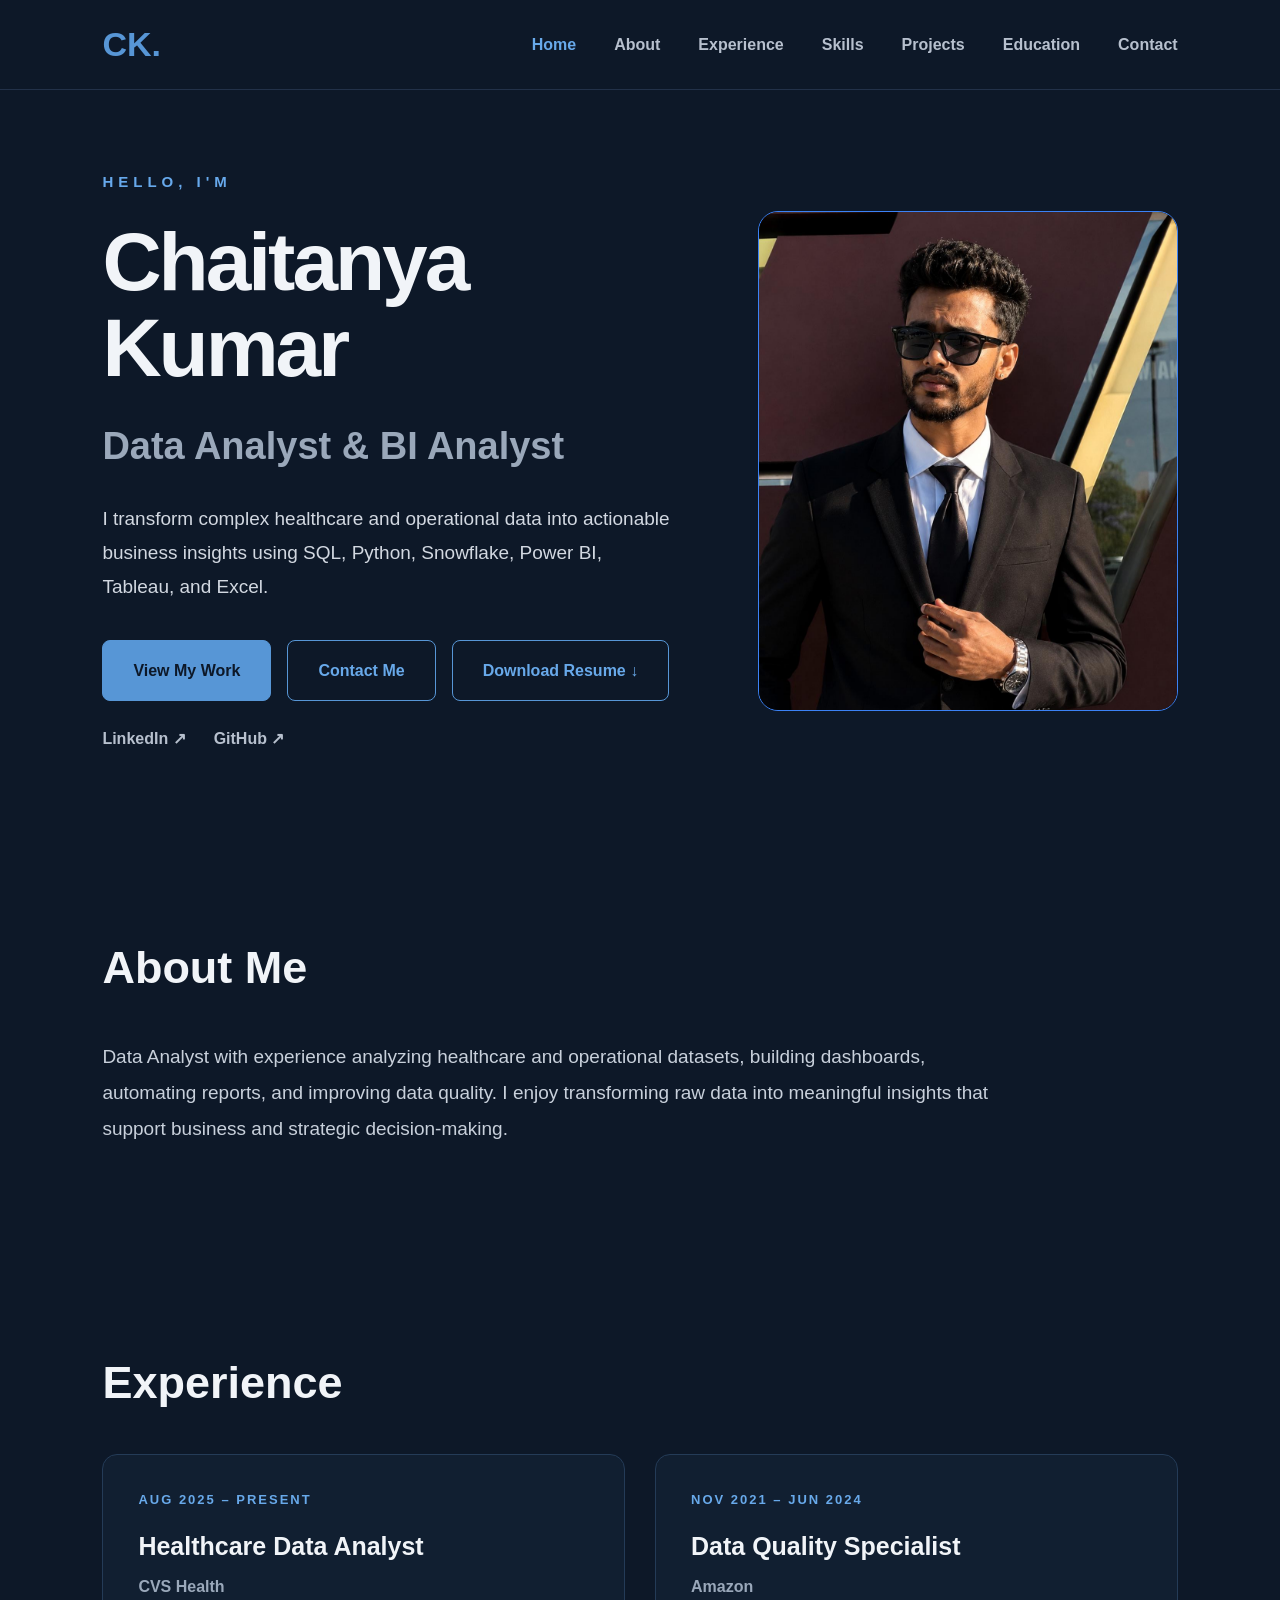
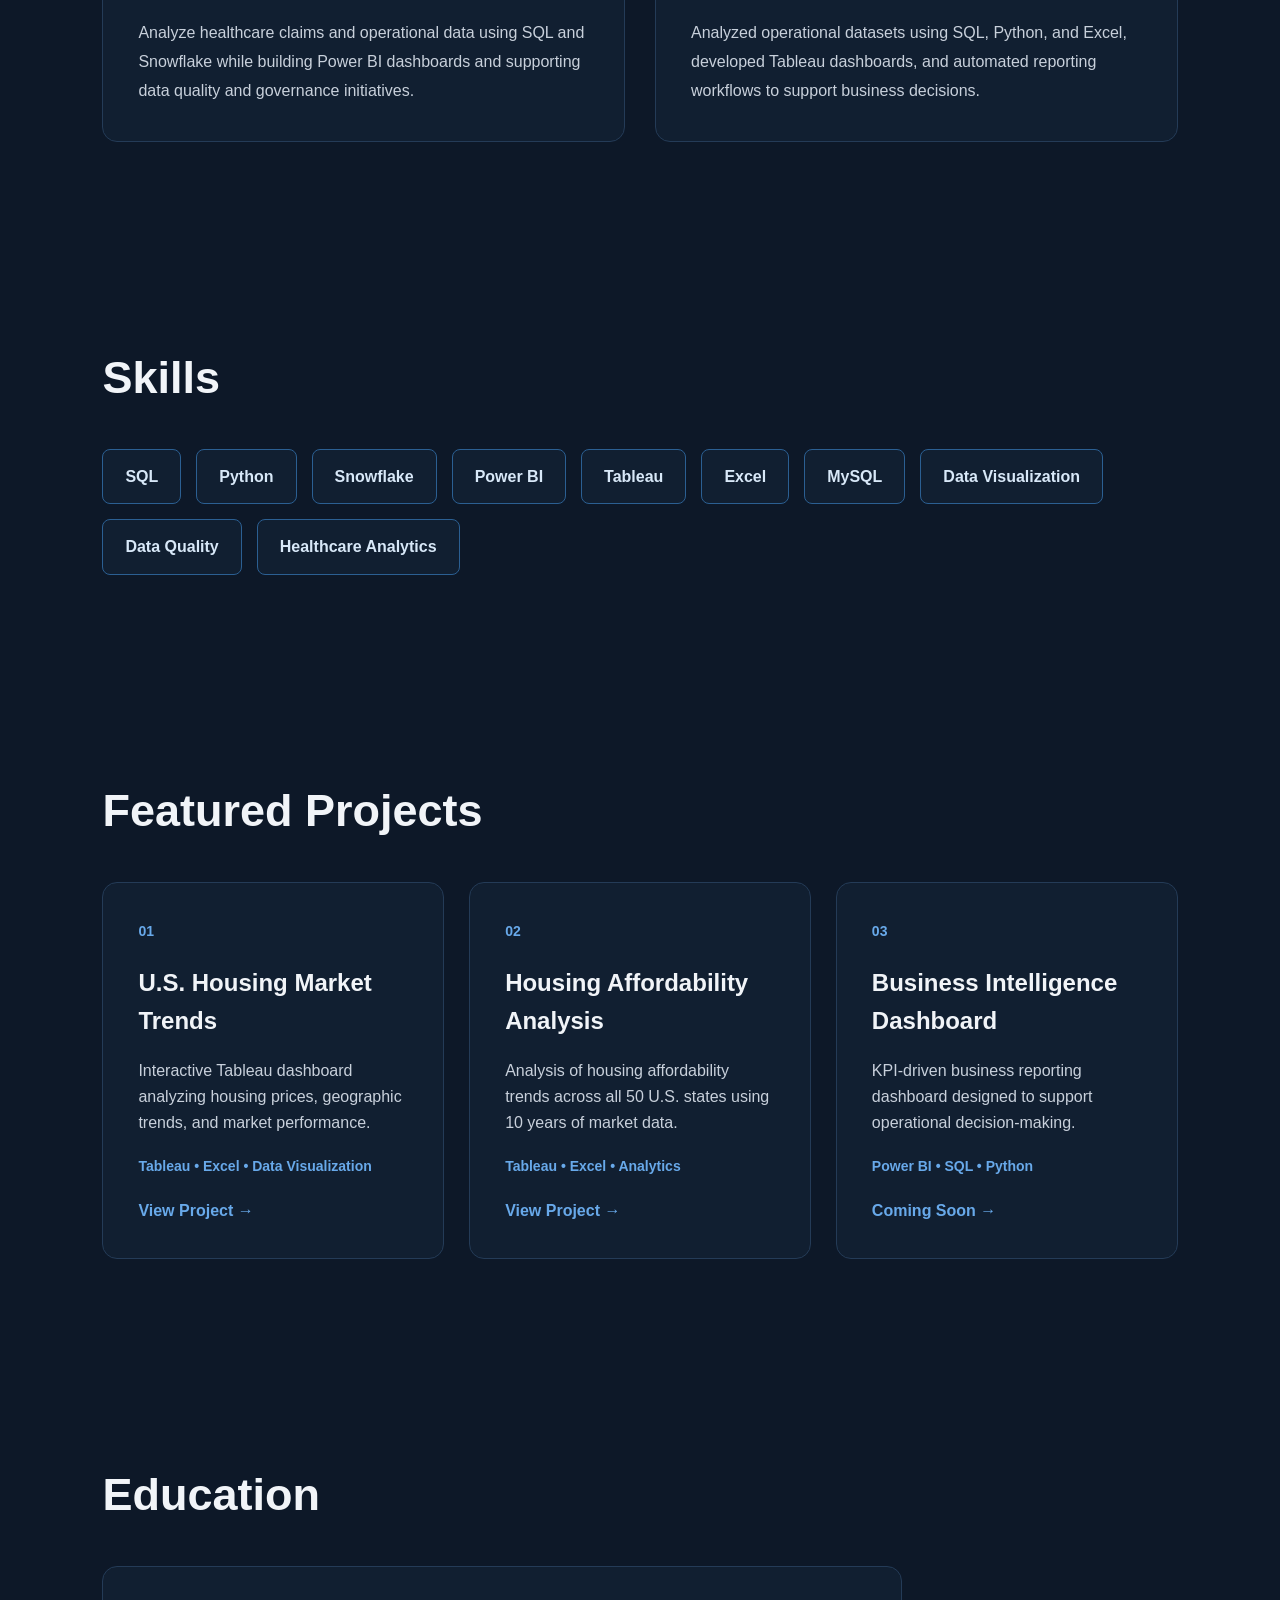
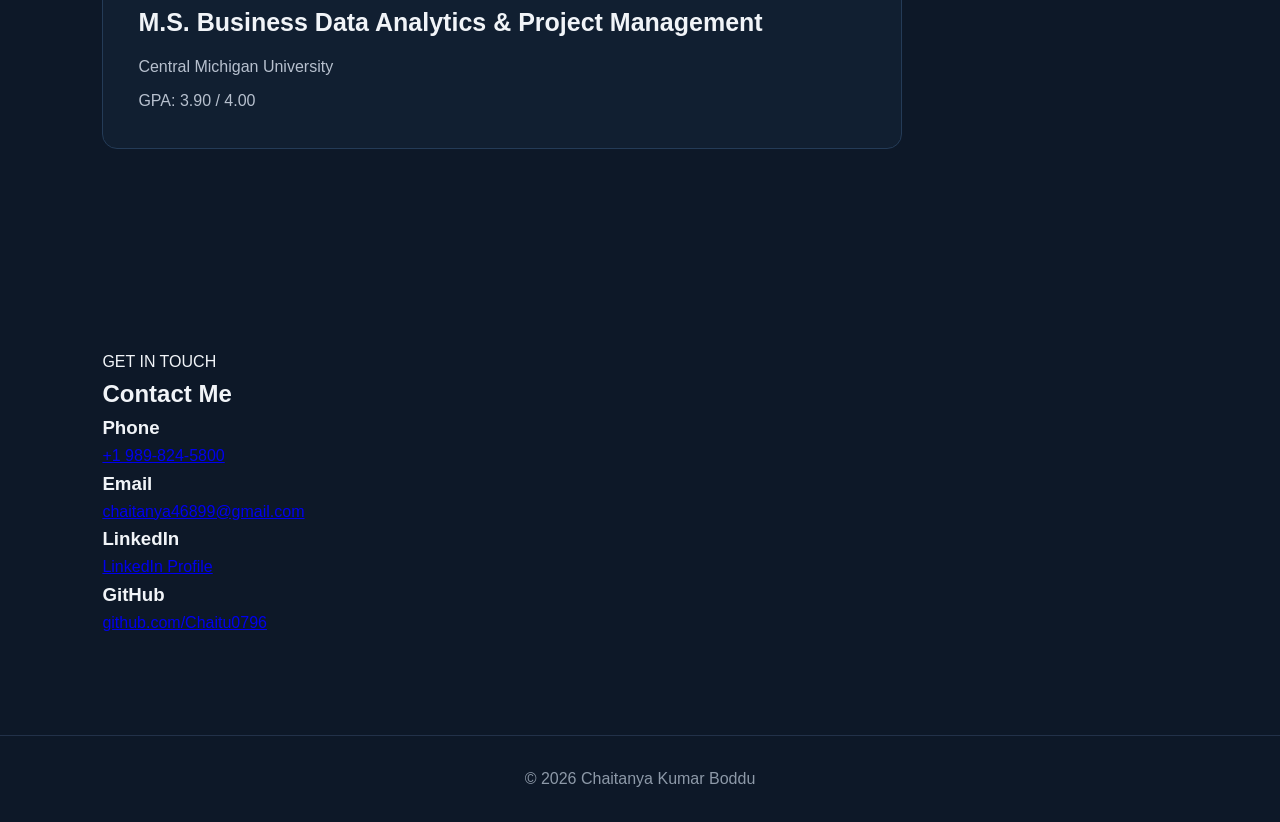
<file: index.html>
<!DOCTYPE html>
<html lang="en">
<head>
    <meta charset="UTF-8">
    <meta name="viewport" content="width=device-width, initial-scale=1.0">

    <title>Chaitanya Kumar Boddu | Data Analyst</title>

    <meta name="description"
        content="Chaitanya Kumar Boddu - Data Analyst and Business Intelligence Analyst Portfolio">

    <link rel="stylesheet" href="style.css">
</head>

<body>

    <!-- Navigation -->
    <header class="navbar">

        <div class="logo">
            CK<span>.</span>
        </div>

        <nav>
            <a href="#home" class="active">Home</a>
            <a href="#about">About</a>
            <a href="#experience">Experience</a>
            <a href="#skills">Skills</a>
            <a href="#projects">Projects</a>
            <a href="#education">Education</a>
            <a href="#contact">Contact</a>
        </nav>

    </header>


    <!-- HERO -->
    <section id="home" class="hero">

        <div class="hero-left">

            <p class="intro">HELLO, I'M</p>

            <h1>
                Chaitanya<br>
                Kumar
            </h1>

            <h2>Data Analyst & BI Analyst</h2>

            <p class="hero-text">
                I transform complex healthcare and operational data into
                actionable business insights using SQL, Python, Snowflake,
                Power BI, Tableau, and Excel.
            </p>


            <div class="hero-buttons">

                <a href="#projects" class="btn primary">
                    View My Work
                </a>

                <a href="#contact" class="btn outline">
                    Contact Me
                </a>

                <a href="assets/resume/Chaitanya_Kumar_Boddu_Resume.pdf"
                   class="btn outline">
                    Download Resume ↓
                </a>

            </div>


            <div class="social-links">

                <a href="https://www.linkedin.com/"
                   target="_blank">
                    LinkedIn ↗
                </a>

                <a href="https://github.com/Chaitu0796"
                   target="_blank">
                    GitHub ↗
                </a>

            </div>

        </div>
       <!-- Profile Image -->
<div class="hero-right">
    <div class="image-container">
        <img src="image.jpeg" alt="Chaitanya Kumar">
    </div>
</div>
    </section>


    <!-- ABOUT -->
    <section id="about" class="section">

        <h2 class="section-heading">About Me</h2>

        <p class="section-text">
            Data Analyst with experience analyzing healthcare and operational
            datasets, building dashboards, automating reports, and improving
            data quality. I enjoy transforming raw data into meaningful insights
            that support business and strategic decision-making.
        </p>

    </section>


    <!-- EXPERIENCE -->
    <section id="experience" class="section">

        <h2 class="section-heading">Experience</h2>

        <div class="experience-grid">

            <div class="experience-card">

                <p class="date">AUG 2025 – PRESENT</p>

                <h3>Healthcare Data Analyst</h3>

                <h4>CVS Health</h4>

                <p>
                    Analyze healthcare claims and operational data using
                    SQL and Snowflake while building Power BI dashboards
                    and supporting data quality and governance initiatives.
                </p>

            </div>


            <div class="experience-card">

                <p class="date">NOV 2021 – JUN 2024</p>

                <h3>Data Quality Specialist</h3>

                <h4>Amazon</h4>

                <p>
                    Analyzed operational datasets using SQL, Python, and Excel,
                    developed Tableau dashboards, and automated reporting
                    workflows to support business decisions.
                </p>

            </div>

        </div>

    </section>


    <!-- SKILLS -->
    <section id="skills" class="section">

        <h2 class="section-heading">Skills</h2>

        <div class="skills-list">

            <div>SQL</div>
            <div>Python</div>
            <div>Snowflake</div>
            <div>Power BI</div>
            <div>Tableau</div>
            <div>Excel</div>
            <div>MySQL</div>
            <div>Data Visualization</div>
            <div>Data Quality</div>
            <div>Healthcare Analytics</div>

        </div>

    </section>


    <!-- PROJECTS -->
    <section id="projects" class="section">

        <h2 class="section-heading">Featured Projects</h2>

        <div class="projects-grid">

            <div class="project-card">

                <span class="project-number">01</span>

                <h3>U.S. Housing Market Trends</h3>

                <p>
                    Interactive Tableau dashboard analyzing housing prices,
                    geographic trends, and market performance.
                </p>

                <p class="tech">
                    Tableau • Excel • Data Visualization
                </p>

                <a href="#">
                    View Project →
                </a>

            </div>


            <div class="project-card">

                <span class="project-number">02</span>

                <h3>Housing Affordability Analysis</h3>

                <p>
                    Analysis of housing affordability trends across all
                    50 U.S. states using 10 years of market data.
                </p>

                <p class="tech">
                    Tableau • Excel • Analytics
                </p>

                <a href="#">
                    View Project →
                </a>

            </div>


            <div class="project-card">

                <span class="project-number">03</span>

                <h3>Business Intelligence Dashboard</h3>

                <p>
                    KPI-driven business reporting dashboard designed to
                    support operational decision-making.
                </p>

                <p class="tech">
                    Power BI • SQL • Python
                </p>

                <a href="#">
                    Coming Soon →
                </a>

            </div>

        </div>

    </section>


    <!-- EDUCATION -->
    <section id="education" class="section">

        <h2 class="section-heading">Education</h2>

        <div class="education-box">

            <h3>
                M.S. Business Data Analytics & Project Management
            </h3>

            <p>Central Michigan University</p>

            <p>GPA: 3.90 / 4.00</p>

        </div>

    </section>


    <!-- CONTACT -->
    <section id="contact" class="section">
    <div class="section-header">
        <p class="section-subtitle">GET IN TOUCH</p>
        <h2>Contact Me</h2>
    </div>

    <div class="contact-container">

        <!-- Phone -->
        <div class="contact-item">
            <h3>Phone</h3>
            <a href="tel:+1YOURNUMBER">
                +1 989-824-5800
            </a>
        </div>

        <!-- Email -->
        <div class="contact-item">
            <h3>Email</h3>
            <a href="mailto:chaitanya46899@gmail.com">
                chaitanya46899@gmail.com
            </a>
        </div>

        <!-- LinkedIn -->
        <div class="contact-item">
            <h3>LinkedIn</h3>
            <a href="YOUR_LINKEDIN_URL" target="_blank">
                LinkedIn Profile
            </a>
        </div>

        <!-- GitHub -->
        <div class="contact-item">
            <h3>GitHub</h3>
            <a href="https://github.com/Chaitu0796" target="_blank">
                github.com/Chaitu0796
            </a>
        </div>

    </div>
</section>
    </section>


    <footer>

        <p>
            © 2026 Chaitanya Kumar Boddu
        </p>

    </footer>

</body>
</html>
</file>
<file: style.css>
/* ===============================
   GLOBAL
================================ */

* {
    margin: 0;
    padding: 0;
    box-sizing: border-box;
}

html {
    scroll-behavior: smooth;
}

body {
    font-family: Arial, Helvetica, sans-serif;
    background-color: #0d1828;
    color: #f1f4f8;
    line-height: 1.6;
}


/* ===============================
   NAVIGATION
================================ */

.navbar {
    height: 90px;
    display: flex;
    align-items: center;
    justify-content: space-between;

    padding: 0 8%;

    border-bottom: 1px solid #223149;

    position: sticky;
    top: 0;

    background: #0d1828;

    z-index: 100;
}

.logo {
    font-size: 34px;
    font-weight: 800;
    color: #5796d6;
}

.logo span {
    color: #5796d6;
}

nav {
    display: flex;
    gap: 38px;
}

nav a {
    color: #b7c0ce;
    text-decoration: none;
    font-weight: 600;
    font-size: 16px;

    transition: 0.3s;
}

nav a:hover,
nav a.active {
    color: #68a9ea;
}


/* ===============================
   HERO SECTION
================================ */

.hero {
    min-height: 700px;

    display: grid;
    grid-template-columns: 1.3fr 0.7fr;

    align-items: center;

    padding: 80px 8%;

    gap: 80px;
}

.hero-left {
    max-width: 850px;
}

.intro {
    color: #67a9ec;

    font-size: 15px;
    font-weight: 800;

    letter-spacing: 5px;

    margin-bottom: 25px;
}

.hero h1 {
    font-size: 82px;
    line-height: 1.05;

    letter-spacing: -3px;

    margin-bottom: 25px;

    font-weight: 800;
}

.hero h2 {
    color: #9aa8ba;

    font-size: 38px;

    margin-bottom: 25px;

    font-weight: 700;
}

.hero-text {
    color: #d2d8e1;

    font-size: 19px;

    line-height: 1.8;

    max-width: 800px;

    margin-bottom: 35px;
}


/* ===============================
   BUTTONS
================================ */

.hero-buttons {
    display: flex;
    flex-wrap: wrap;

    gap: 16px;

    margin-bottom: 25px;
}

.btn {
    padding: 17px 30px;

    border-radius: 8px;

    text-decoration: none;

    font-weight: 700;

    font-size: 16px;

    transition: 0.3s;
}

.primary {
    background: #5796d6;

    color: #0d1828;

    border: 1px solid #5796d6;
}

.primary:hover {
    transform: translateY(-3px);

    opacity: 0.9;
}

.outline {
    color: #68a9ea;

    border: 1px solid #5796d6;
}

.outline:hover {
    background: #5796d6;

    color: #0d1828;
}


/* ===============================
   SOCIAL LINKS
================================ */

.social-links {
    display: flex;

    gap: 28px;
}

.social-links a {
    color: #b7c0ce;

    text-decoration: none;

    font-weight: 700;
}

.social-links a:hover {
    color: #68a9ea;
}


/* ===============================
   PROFILE IMAGE
================================ */
.hero-right {
    display: flex;
    justify-content: center;
    align-items: center;
}

.image-container {
    width: 420px;
    height: 500px;
    overflow: hidden;
    border-radius: 20px;
    border: 1px solid #3b82f6;
}

.image-container img {
    width: 100%;
    height: 100%;
    display: block;
    object-fit: cover;
}

/* ===============================
   GENERAL SECTIONS
================================ */

.section {
    padding: 100px 8%;

    max-width: 1500px;

    margin: auto;
}

.section-heading {
    font-size: 45px;

    margin-bottom: 35px;

    color: #f1f4f8;
}

.section-text {
    max-width: 900px;

    font-size: 19px;

    color: #c8d0db;

    line-height: 1.9;
}


/* ===============================
   EXPERIENCE
================================ */

.experience-grid {
    display: grid;

    grid-template-columns: repeat(2, 1fr);

    gap: 30px;
}

.experience-card {
    background: #111f31;

    padding: 35px;

    border-radius: 15px;

    border: 1px solid #243b57;

    transition: 0.3s;
}

.experience-card:hover {
    transform: translateY(-8px);

    border-color: #5796d6;
}

.date {
    color: #68a9ea;

    font-size: 13px;

    font-weight: 800;

    letter-spacing: 2px;

    margin-bottom: 15px;
}

.experience-card h3 {
    font-size: 25px;

    margin-bottom: 8px;
}

.experience-card h4 {
    color: #9aa8ba;

    margin-bottom: 20px;
}

.experience-card p:last-child {
    color: #c8d0db;

    line-height: 1.8;
}


/* ===============================
   SKILLS
================================ */

.skills-list {
    display: flex;

    flex-wrap: wrap;

    gap: 15px;
}

.skills-list div {
    padding: 14px 22px;

    border-radius: 8px;

    border: 1px solid #2b5f92;

    background: #111f31;

    color: #d8e8f8;

    font-weight: 600;

    transition: 0.3s;
}

.skills-list div:hover {
    background: #5796d6;

    color: #0d1828;

    transform: translateY(-4px);
}


/* ===============================
   PROJECTS
================================ */

.projects-grid {
    display: grid;

    grid-template-columns: repeat(3, 1fr);

    gap: 25px;
}

.project-card {
    background: #111f31;

    padding: 35px;

    border-radius: 15px;

    border: 1px solid #243b57;

    transition: 0.3s;

    min-height: 330px;
}

.project-card:hover {
    transform: translateY(-8px);

    border-color: #5796d6;
}

.project-number {
    color: #68a9ea;

    font-weight: 800;

    font-size: 14px;
}

.project-card h3 {
    margin-top: 20px;

    font-size: 24px;

    margin-bottom: 18px;
}

.project-card p {
    color: #c8d0db;

    margin-bottom: 20px;
}

.tech {
    color: #68a9ea !important;

    font-size: 14px;

    font-weight: 700;
}

.project-card a {
    color: #68a9ea;

    text-decoration: none;

    font-weight: 700;
}


/* ===============================
   EDUCATION
================================ */

.education-box {
    background: #111f31;

    border: 1px solid #243b57;

    border-radius: 15px;

    padding: 35px;

    max-width: 800px;
}

.education-box h3 {
    font-size: 25px;

    margin-bottom: 12px;
}

.education-box p {
    color: #b7c0ce;

    margin-top: 8px;
}


/* ===============================
   CONTACT
================================ */

.contact {
    text-align: center;

    padding-bottom: 120px;
}

.contact p {
    color: #c8d0db;

    font-size: 18px;

    margin-bottom: 25px;
}

.contact-email {
    color: #68a9ea;

    font-size: 22px;

    font-weight: 700;

    text-decoration: none;
}


/* ===============================
   FOOTER
================================ */

footer {
    border-top: 1px solid #223149;

    padding: 30px;

    text-align: center;

    color: #8d99a8;
}


/* ===============================
   MOBILE RESPONSIVE
================================ */

@media (max-width: 1100px) {

    nav {
        gap: 18px;
    }

    .hero {
        grid-template-columns: 1fr;

        text-align: center;
    }

    .hero-left {
        margin: auto;
    }

    .hero-buttons,
    .social-links {
        justify-content: center;
    }

    .hero-right {
        order: -1;
    }

    .experience-grid {
        grid-template-columns: 1fr;
    }

    .projects-grid {
        grid-template-columns: 1fr;
    }

}


@media (max-width: 700px) {

    .navbar {
        height: auto;

        padding: 20px 6%;

        flex-direction: column;

        gap: 20px;
    }

    nav {
        flex-wrap: wrap;

        justify-content: center;

        gap: 15px;
    }

    .hero {
        padding: 70px 7%;
    }

    .hero h1 {
        font-size: 58px;
    }

    .hero h2 {
        font-size: 28px;
    }

    .section {
        padding: 70px 7%;
    }

    .section-heading {
        font-size: 35px;
    }

    .image-container img {
        height: 420px;
    }

}
/* FIX PROFILE IMAGE */
.hero-right {
    display: flex !important;
    justify-content: center !important;
    align-items: center !important;
}

.hero-right .image-container {
    width: 420px !important;
    height: 500px !important;
    overflow: hidden !important;
    border-radius: 20px !important;
    border: 1px solid #3b82f6 !important;
    position: relative !important;
}

.hero-right .image-container img {
    width: 100% !important;
    height: 100% !important;
    object-fit: cover !important;
    object-position: center !important;
    display: block !important;
    position: static !important;
    margin: 0 !important;
    padding: 0 !important;
}
</file>
